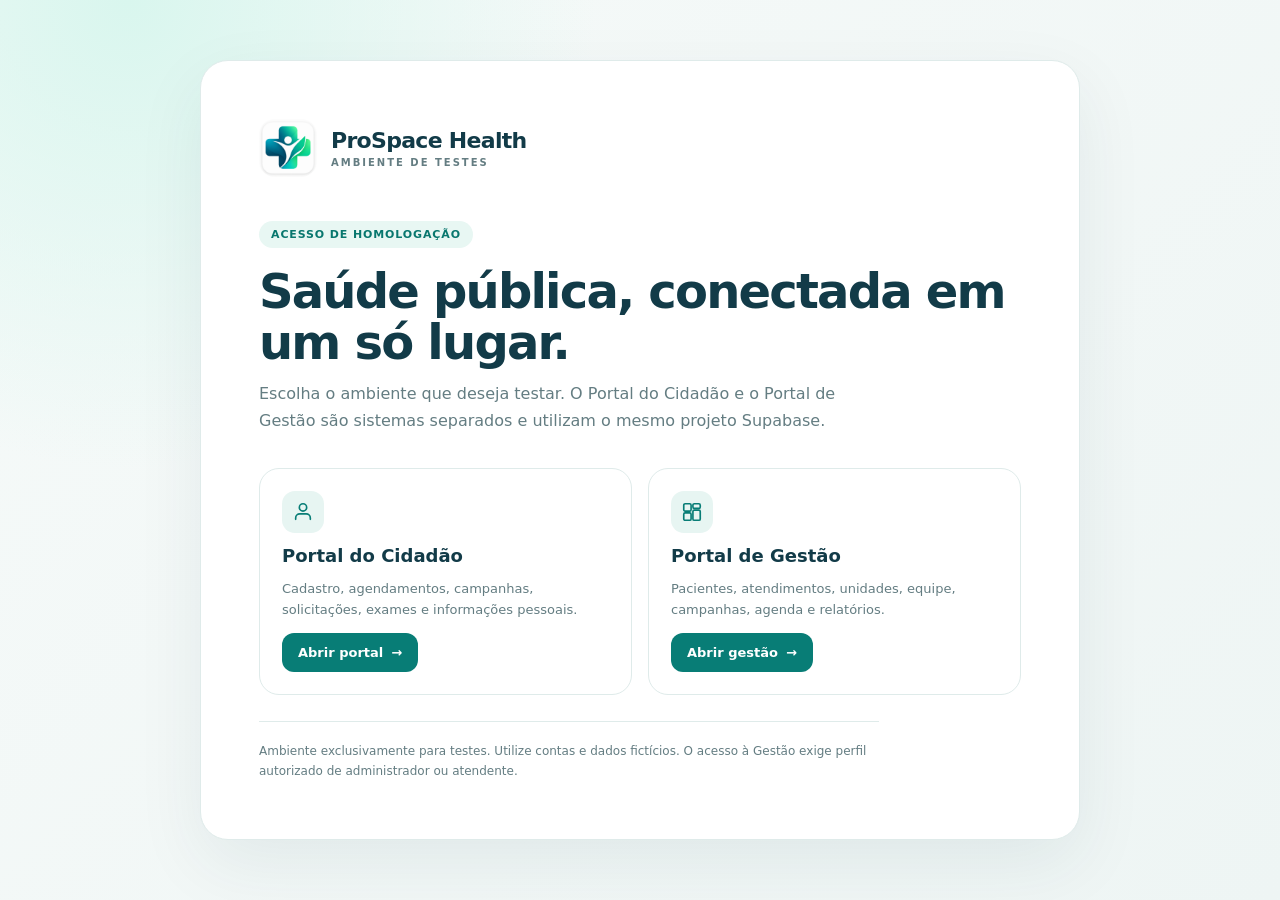
<file: index.html>
<!doctype html>
<html lang="pt-BR">
<head>
  <meta charset="utf-8">
  <meta name="viewport" content="width=device-width, initial-scale=1">
  <meta name="robots" content="noindex, nofollow, noarchive">
  <meta name="theme-color" content="#0b3c48">
  <title>ProSpace Health • Ambiente de testes</title>
  <style>
    :root{color-scheme:light;--ink:#123b48;--muted:#647d82;--teal:#087d76;--mint:#4dd0b2;--line:#dfebea;--bg:#f2f7f6}
    *{box-sizing:border-box}body{margin:0;min-height:100vh;font-family:Inter,system-ui,-apple-system,Segoe UI,sans-serif;background:radial-gradient(circle at 10% 0%,#d9f6ee 0,transparent 32%),linear-gradient(135deg,#f6faf9,#eef5f4);color:var(--ink);display:grid;place-items:center;padding:28px}
    main{width:min(880px,100%);background:#fff;border:1px solid var(--line);border-radius:28px;box-shadow:0 24px 70px #123b4812;padding:clamp(28px,6vw,58px)}
    .brand{display:flex;align-items:center;gap:14px;margin-bottom:44px}.brand img{width:58px;height:58px;object-fit:contain;border-radius:16px}.brand b{display:block;font-size:22px;letter-spacing:-.7px}.brand small{display:block;color:var(--muted);letter-spacing:2px;font-size:10px;font-weight:800;margin-top:4px}
    .tag{display:inline-flex;padding:7px 12px;border-radius:999px;background:#e8f7f3;color:#08776e;font-weight:800;font-size:11px;letter-spacing:.08em;text-transform:uppercase}
    h1{font-size:clamp(32px,5vw,48px);letter-spacing:-1.8px;line-height:1.08;margin:18px 0 12px}p{color:var(--muted);line-height:1.65;margin:0;max-width:620px}
    .grid{display:grid;grid-template-columns:repeat(2,minmax(0,1fr));gap:16px;margin-top:34px}.card{border:1px solid var(--line);border-radius:20px;padding:22px;display:flex;flex-direction:column;gap:12px;min-height:190px}.card .ico{width:42px;height:42px;border-radius:13px;background:#e7f5f2;color:var(--teal);display:grid;place-items:center}.card svg{width:22px;height:22px;stroke:currentColor;fill:none;stroke-width:1.8;stroke-linecap:round;stroke-linejoin:round}.card h2{font-size:18px;margin:0}.card p{font-size:13px}.link{margin-top:auto;display:inline-flex;align-items:center;gap:8px;text-decoration:none;color:white;background:var(--teal);font-size:13px;font-weight:800;padding:12px 16px;border-radius:12px;width:max-content}.link:hover{background:#06665f}.note{margin-top:26px;padding-top:20px;border-top:1px solid var(--line);font-size:12px}
    @media(max-width:620px){body{padding:14px}.grid{grid-template-columns:1fr}.brand{margin-bottom:32px}.card{min-height:unset}}
  </style>
</head>
<body>
<main>
  <div class="brand"><img src="portal-cidadao/assets/app-icon.png" alt=""><div><b>ProSpace Health</b><small>AMBIENTE DE TESTES</small></div></div>
  <span class="tag">Acesso de homologação</span>
  <h1>Saúde pública, conectada em um só lugar.</h1>
  <p>Escolha o ambiente que deseja testar. O Portal do Cidadão e o Portal de Gestão são sistemas separados e utilizam o mesmo projeto Supabase.</p>
  <section class="grid" aria-label="Portais disponíveis">
    <article class="card"><div class="ico"><svg viewBox="0 0 24 24"><path d="M4 20v-1.5A4.5 4.5 0 0 1 8.5 14h7a4.5 4.5 0 0 1 4.5 4.5V20M12 11a4 4 0 1 0 0-8 4 4 0 0 0 0 8Z"/></svg></div><h2>Portal do Cidadão</h2><p>Cadastro, agendamentos, campanhas, solicitações, exames e informações pessoais.</p><a class="link" href="portal-cidadao/">Abrir portal <span>→</span></a></article>
    <article class="card"><div class="ico"><svg viewBox="0 0 24 24"><rect x="3" y="3" width="8" height="8" rx="1.5"/><rect x="13" y="3" width="8" height="5" rx="1.5"/><rect x="13" y="10" width="8" height="11" rx="1.5"/><rect x="3" y="13" width="8" height="8" rx="1.5"/></svg></div><h2>Portal de Gestão</h2><p>Pacientes, atendimentos, unidades, equipe, campanhas, agenda e relatórios.</p><a class="link" href="gestao/">Abrir gestão <span>→</span></a></article>
  </section>
  <p class="note">Ambiente exclusivamente para testes. Utilize contas e dados fictícios. O acesso à Gestão exige perfil autorizado de administrador ou atendente.</p>
</main>
</body>
</html>
</file>
